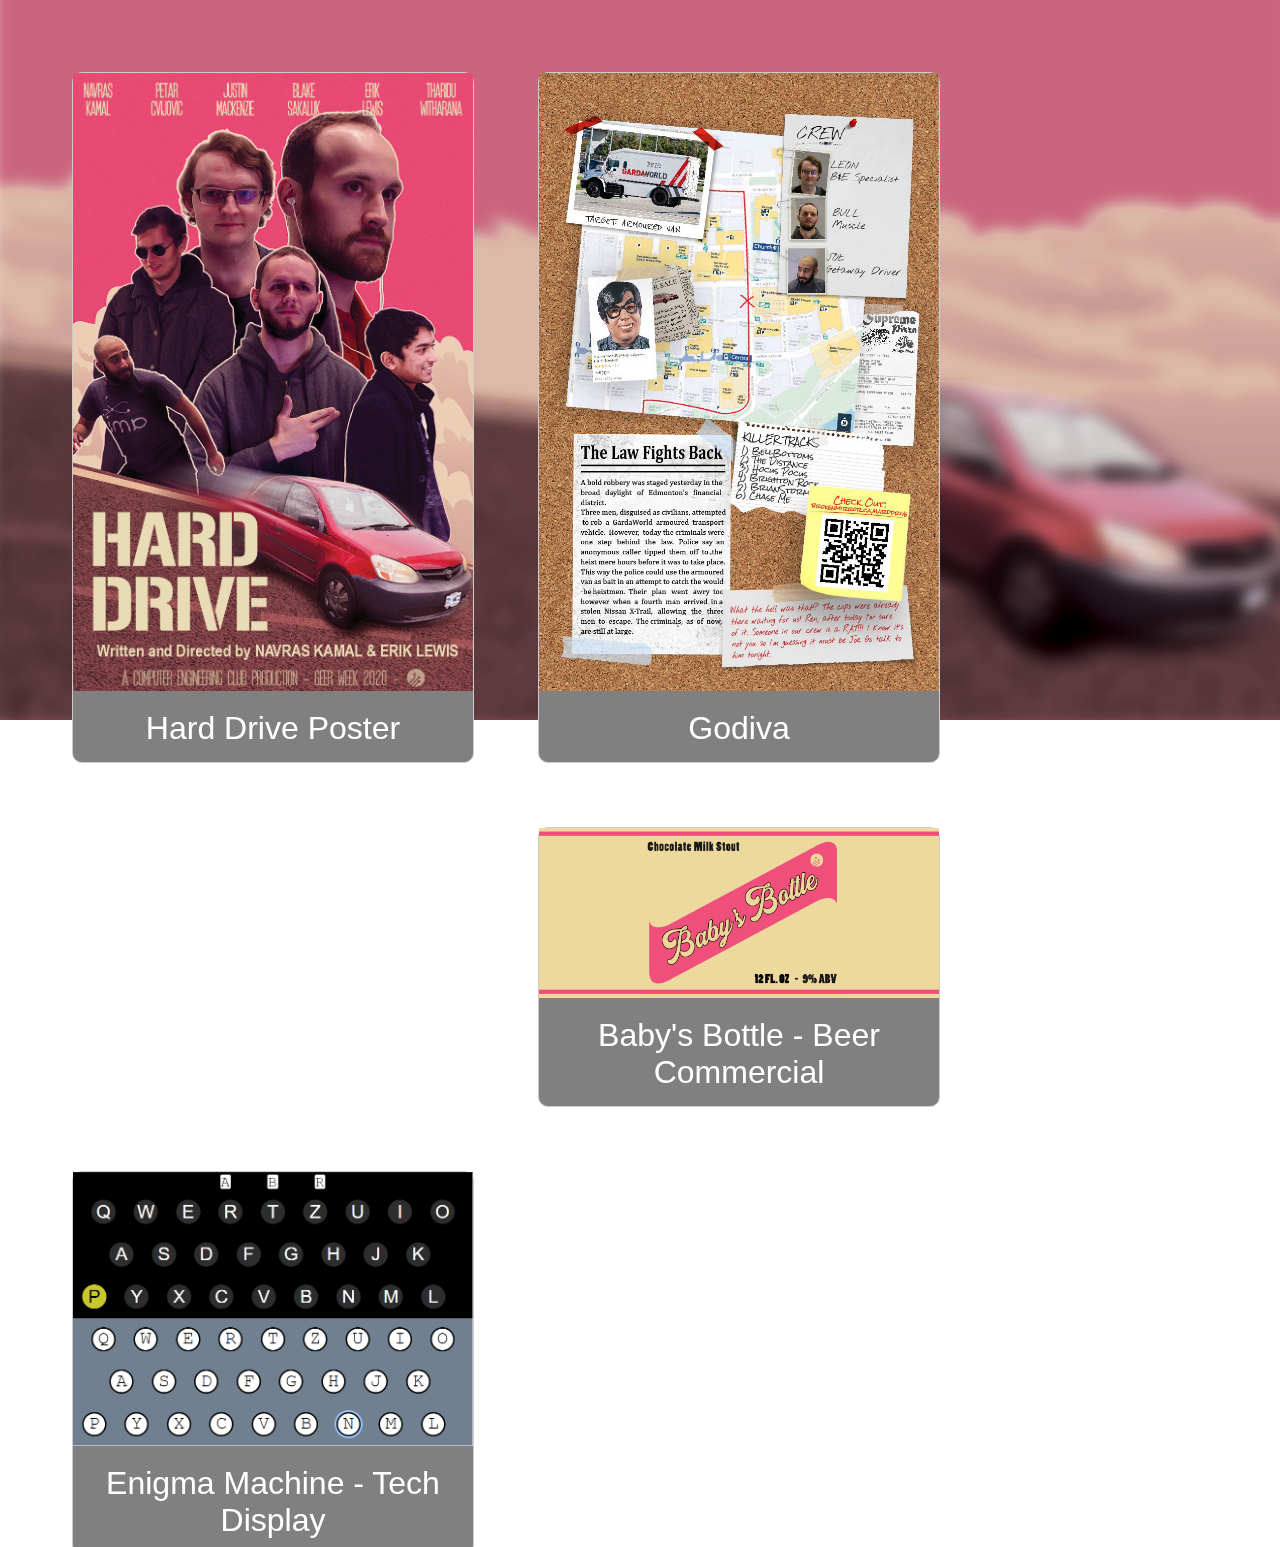
<file: hd-gallery.html>
<!doctype html>

<html lang="en">

<head>
    <style>
        div.gallery {
            margin: 5px;
            border: 1px solid #ccc;
            float: left;
            width: 400px;
            background-color: gray;
            border-radius: 10px;
            margin: 2rem;
        }

        div.gallery:hover {
            border: 2px solid white;
        }

        div.gallery img {
            width: 100%;
            height: auto;
        }

        div.desc {
            padding: 15px;
            text-align: center;
            color: white;
            font-size: 2rem;
			font-family: Helvetica, Arial, sans-serif;
        }
    </style>
    <meta charset="UTF-8">

    <title>Gallery</title>
    <meta name="description" content="HARD DRIVE, Created by Navras Kamal and Erik Lewis">
    <meta name="author" content="Navras Kamal">

    <link rel="stylesheet" href="test.css">

    <link rel="apple-touch-icon" sizes="57x57" href="img/apple-icon-57x57.png">
    <link rel="apple-touch-icon" sizes="60x60" href="img/apple-icon-60x60.png">
    <link rel="apple-touch-icon" sizes="72x72" href="img/apple-icon-72x72.png">
    <link rel="apple-touch-icon" sizes="76x76" href="img/apple-icon-76x76.png">
    <link rel="apple-touch-icon" sizes="114x114" href="img/apple-icon-114x114.png">
    <link rel="apple-touch-icon" sizes="120x120" href="img/apple-icon-120x120.png">
    <link rel="apple-touch-icon" sizes="144x144" href="img/apple-icon-144x144.png">
    <link rel="apple-touch-icon" sizes="152x152" href="img/apple-icon-152x152.png">
    <link rel="apple-touch-icon" sizes="180x180" href="img/apple-icon-180x180.png">
    <link rel="icon" type="image/png" sizes="192x192" href="img/android-icon-192x192.png">
    <link rel="icon" type="image/png" sizes="32x32" href="img/favicon-32x32.png">
    <link rel="icon" type="image/png" sizes="96x96" href="img/favicon-96x96.png">
    <link rel="icon" type="image/png" sizes="16x16" href="img/favicon-16x16.png">
    <link rel="manifest" href="img/manifest.json">
    <meta name="msapplication-TileColor" content="#ffffff">
    <meta name="msapplication-TileImage" content="img/ms-icon-144x144.png">
    <meta name="theme-color" content="#ffffff">
    <!-- <link href="https://unpkg.com/tailwindcss@^1.0/dist/tailwind.min.css" rel="stylesheet"> -->
</head>

<body
    style="overflow-y: scroll; background-image: url(HardDrive/bg.png); padding: 2rem; width: 100%; height: 100%; position: fixed; background-repeat: no-repeat; background-size: cover;">

    <div class="gallery">
        <a target="_blank" href="HardDrive/poster.png">
            <img src="HardDrive/poster.jpg" alt="Hard Drive Poster">
        </a>
        <div class="desc">Hard Drive Poster</div>
    </div>

    <div class="gallery">
        <a target="_blank" href="HardDrive/CompEGodiva2020.pdf">
            <img src="HardDrive/godiva.jpg" alt="Godiva">
        </a>
        <div class="desc">Godiva</div>
    </div>

    <!--<div class="gallery">
        <a target="_blank" href="bg.png">
            <img src="HardDrive/bg.png" alt="background">
        </a>
        <div class="desc">Website Background</div>
    </div>-->
	
	<div class="gallery">
		<a target="_blank" href="https://www.youtube-nocookie.com/embed/bCFw2GlT7lM">
			<img src="HardDrive/babys_bottle.png" alt="Baby's Bottle">
		</a>
		<div class="desc">Baby's Bottle - Beer Commercial</div>
	</div>
	
	<div class="gallery">
		<a target="_blank" href="/enigma">
			<img src="HardDrive/enigma_machine.png" alt="Enigma Machine">
		</a>
		<div class="desc">Enigma Machine - Tech Display</div>
	</div>

</body>

</html>
</file>
<file: test.css>
canvas{
    width: 100%;
    height: 100%;
}
</file>
